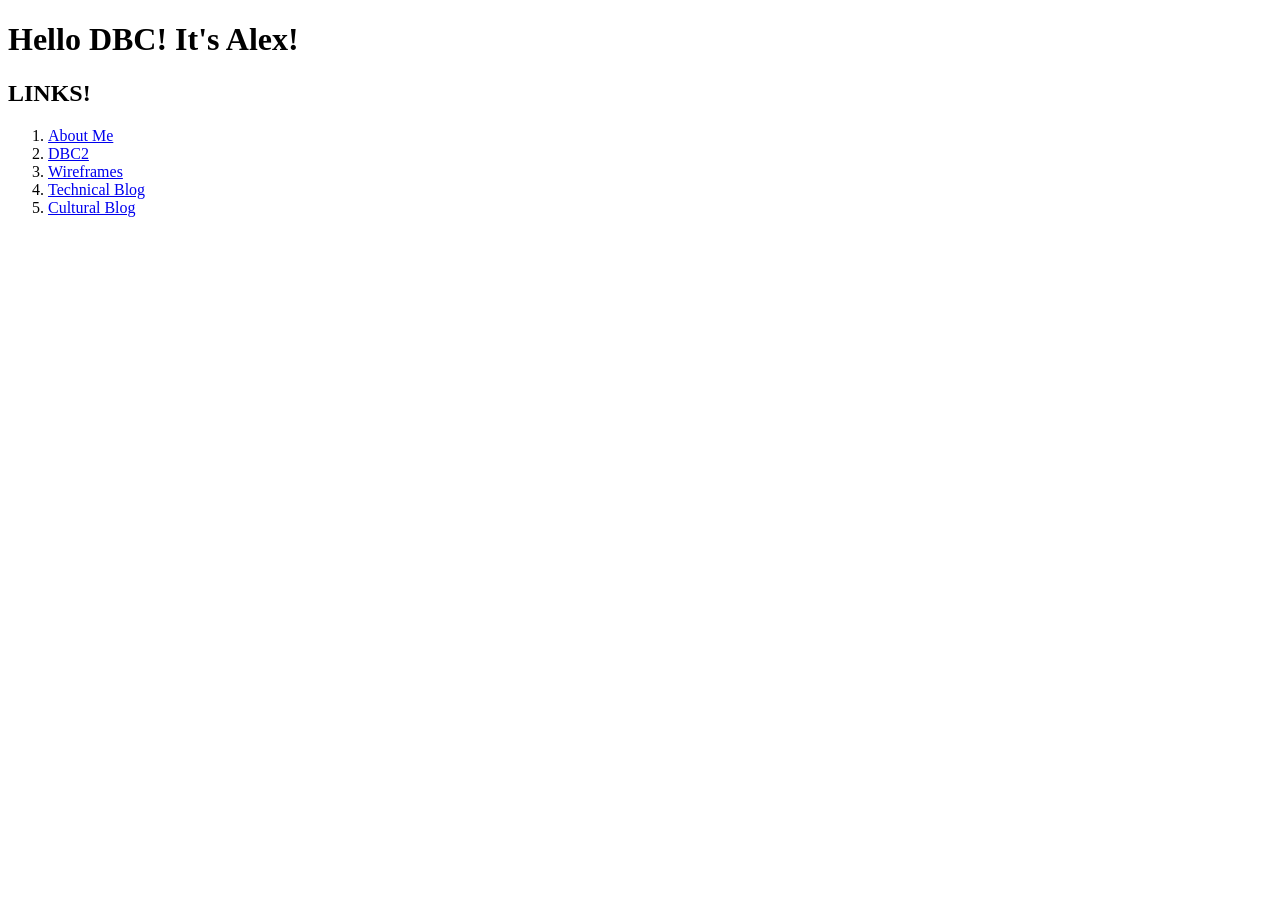
<file: index.html>
<!doctype html>
<head>
	<title>index</title>
</head>

<html>
	<body>
		<h1>Hello DBC! It's Alex!</h1>
			<h2>LINKS!</h2>
				<ol>
					<li><a href='http://awhit012.github.io/unit1_projects/dbc1.html'>About Me</a></li>
					<li><a href='http://awhit012.github.io/unit1_projects/dbc2.html'>DBC2</a></li>
					<li><a href='http://awhit012.github.io/unit1_projects/wireframe_sites.html'>Wireframes</a></li>
					<li><a href='http://awhit012.github.io/unit1_projects/week1_technical_blog.html'> Technical Blog </a></li>
					<li><a href='http://awhit012.github.io/unit1_projects/week1_cultural_blog.html'> Cultural Blog </a></li>
				</ol>
	</body>
</html>
</file>
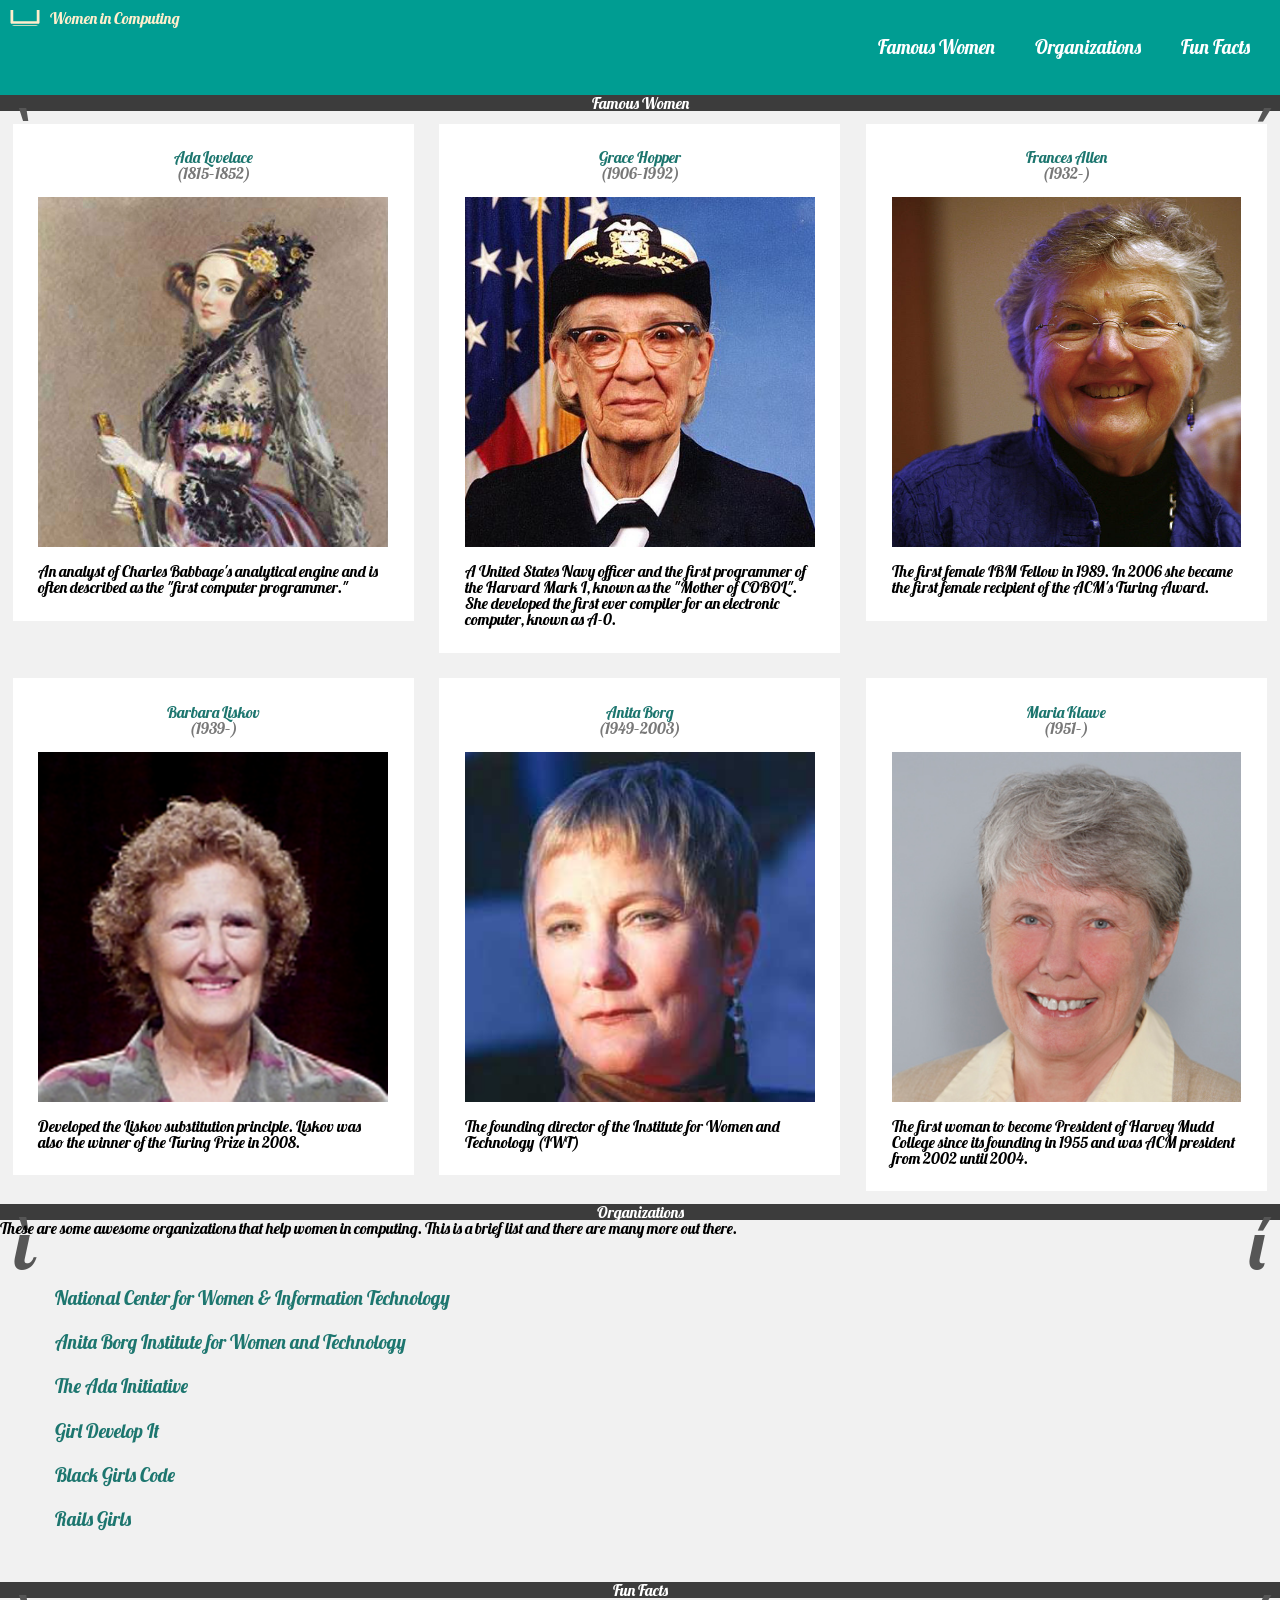
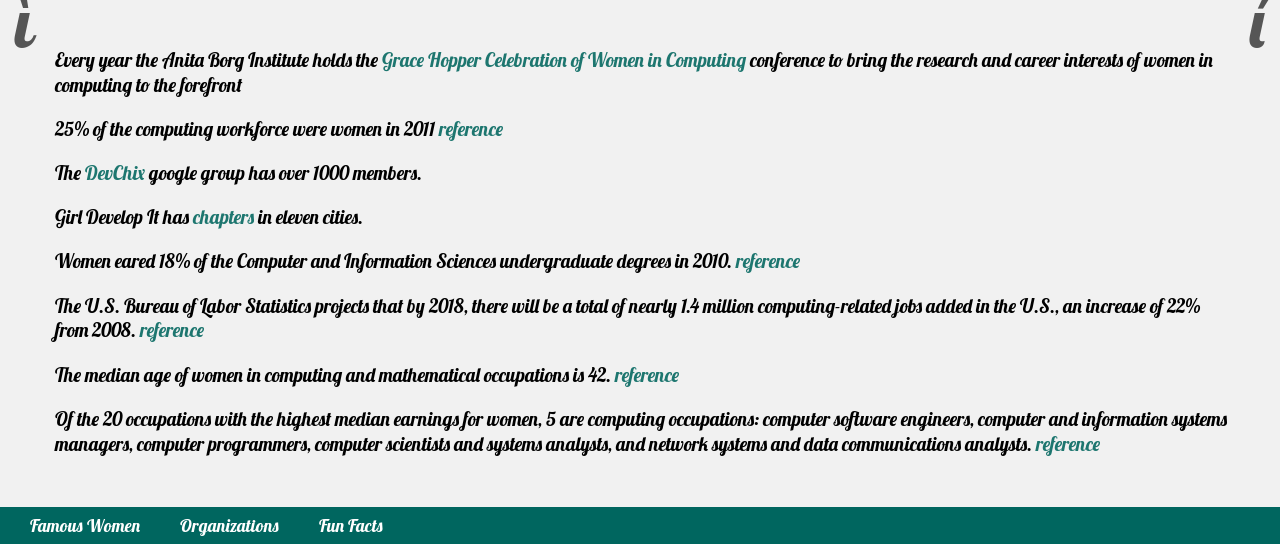
<file: unit1_projects/class1/practice/index.html>
<!DOCTYPE HTML PUBLIC "-//W3C//DTD HTML 4.01//EN" "http://www.w3.org/TR/html4/strict.dtd">
<html>
  <head>
    <title>Women in Computing</title>
    <meta http-equiv="Content-Type" content="text/html; charset=utf-8"/>
   <link rel="stylesheet" type="text/css" href="stylesheets/styles.css"> 
   <link rel="stylesheet" type="text/css" href="stylesheets/reset.css">
   <link href='http://fonts.googleapis.com/css?family=Lobster' rel='stylesheet' type='text/css'>
   <link href="http://netdna.bootstrapcdn.com/font-awesome/4.0.3/css/font-awesome.css" rel="stylesheet">
   <link rel="stylesheet" href="stylesheets/responsive.css" media="screen and (max-width: 900px)">
   <style>
      body {
        font-family: 'Lobster';
        font-size: 1em;
      }
    </style>

  </head>
    
  <body>
      <div id="header">
        <h1>Women in Computing</h1>
        <div class="nav">
          <ul>
            <li>
              <a href="#famous">Famous Women</a>
            </li>
            <li>
              <a href="#organizations">Organizations</a>
            </li>
            <li>
              <a href="#facts">Fun Facts</a>
            </li>
          </ul>
        </div>
      </div>

      <div id="main">
        <div id="famous">
          <a name="famous"></a>
          <h2>Famous Women</h2>
          <a class="jump up" href="#">&igrave;</a>
          <a class="jump down" href="#organizations">&iacute;</a>
          <div class ="wrapper">
            <div class = "woman">
              <h3>
                <a href="http://en.wikipedia.org/wiki/Ada_Lovelace">Ada Lovelace</a>
              </h3>

              <h4>(1815&ndash;1852)</h4>
              <img src="images/ada_lovelace.jpg" alt="Ada Lovelace" />
              <p>An analyst of Charles Babbage's analytical engine and is often
                described as the "first computer programmer."</p>
            </div>
            <div class = "woman">
              <h3>
                <a href="http://en.wikipedia.org/wiki/Grace_Hopper">Grace Hopper</a>
              </h3>
              <h4>(1906&ndash;1992)</h4>
              <img src="images/grace_hopper.jpg" alt ="Grace Hopper" />
              <p>A United States Navy officer and the first programmer of the
                Harvard Mark I, known as the "Mother of COBOL". She developed the
                first ever compiler for an electronic computer, known as A-0.</p>
            </div>
            <div class = "woman">
              <h3>
                <a href="http://en.wikipedia.org/wiki/Frances_E._Allen">Frances Allen</a>
              </h3>
              <h4>(1932&ndash;)</h4>
              <img src="images/frances_allen.jpg" alt="Frances Allen" />
              <p>The first female IBM Fellow in 1989. In 2006 she became the first
                female recipient of the ACM's Turing Award.</p>
            </div>
            <div class="break woman">
              <h3>
                <a href="http://en.wikipedia.org/wiki/Barbara_Liskov">Barbara Liskov</a>
              </h3>
              <h4>(1939&ndash;)</h4>
              <img src="images/barbara_liskov.png" alt="Barbara Liskov" />
              <p>Developed the Liskov substitution principle. Liskov was also the
                winner of the Turing Prize in 2008.</p>
            </div>
            <div class = "woman">
              <h3>
                <a href="http://en.wikipedia.org/wiki/Anita_Borg">Anita Borg</a>
              </h3>
              <h4>(1949&ndash;2003)</h4>
              <img src="images/anita_borg.jpg" alt="Anita Borg" />
              <p>The founding director of the Institute for Women and Technology
                (IWT)</p>
            </div>
            <div class = "woman">
              <h3>
                <a href="http://en.wikipedia.org/wiki/Maria_Klawe">Maria Klawe</a>
              </h3>
              <h4>(1951&ndash;)</h4>
              <img src="images/maria_klawe.jpg" alt="Maria Klawe" />
              <p>The first woman to become President of Harvey Mudd College since
                its founding in 1955 and was ACM president from 2002 until 2004.</p>
            </div>
          </div>
        </div>

        <div id="organizations">
          <a name="organizations"></a>
          <h2>Organizations</h2>
          <a class="jump up" href="#famous">&igrave;</a>
          <a class="jump down" href="#facts">&iacute;</a>
          <div class = "wrapper">
            <p>These are some awesome organizations that help women in computing.
              This is a brief list and there are many more out there.</p>

            <ul>
              <li>
                <a href="http://www.ncwit.org/">National Center for Women &amp; Information Technology</a>
                <img src="images/logos/ncwit.png" alt="National Center for Women &amp; Information Technology logo" />
              </li>
              <li>
                <a href="http://anitaborg.org/">Anita Borg Institute for Women and Technology</a>
                <img src="images/logos/anitaborg.gif" alt="Anita Borg Institute for Women and Technology logo" />
              </li>
              <li>
                <a href="http://adainitiative.org/">The Ada Initiative</a>
                <img src="images/logos/adainitiative.png" alt="The Ada Initiative logo" />
              </li>
              <li>
                <a href="http://girldevelopit.com/">Girl Develop It</a>
                <img src="images/logos/gdi.png" alt="Girl Develop It logo" />
              </li>
              <li>
                <a href="http://www.blackgirlscode.com/">Black Girls Code</a>
                <img src="images/logos/blackgirlscode.jpg" alt="Black Girls Code logo" />
              </li>
              <li>
                <a href="http://railsgirls.com/">Rails Girls</a>
                <img src="images/logos/railsgirls.png" alt="Rails Girls logo" />
              </li>
            </ul>
          </div>
        </div>

        <div id="facts">
          <a name="facts"></a>
          <h2>Fun Facts</h2>
          <a class="jump up" href="#organizations">&igrave;</a>
          <a class="jump down" href="#bottom">&iacute;</a>
          <div class = "wrapper">
            <ul>
              <li>Every year the Anita Borg Institute holds the
                <a href="http://anitaborg.org/initiatives/ghc/">Grace Hopper
                Celebration of Women in Computing</a> conference to bring the
                research and career interests of women in computing to the
                forefront</li>
              <li>25% of the computing workforce were women in 2011
                <a href="http://www.bls.gov/cps/cpsaat11.htm">reference</a></li>
              <li>The <a href="https://twitter.com/DevChix">DevChix</a> google group has over 1000 members.</li>
              <li>Girl Develop It has <a href="http://girldevelopit.com/chapters">chapters</a> in eleven cities.</li>
              <li>Women eared 18% of the Computer and Information Sciences
                undergraduate degrees in 2010. <a href="http://www.ncwit.org/sites/default/files/resources/2012bythenumbers_web.pdf">
                reference</a></li>
              <li>The U.S. Bureau of Labor Statistics projects that by 2018, there
                will be a total of nearly 1.4 million computing-related jobs added
                in the U.S., an increase of 22% from 2008.
                <a href="http://www.ncwit.org/sites/default/files/resources/scorecard2010_printversion_web.pdf">reference</a></li>
              <li>The median age of women in computing and mathematical occupations
                is 42. <a href="http://www.ncwit.org/blog/did-you-know-demographics-technical-women">reference</a></li>
              <li>Of the 20 occupations with the highest median earnings for women,
                5 are computing occupations: computer software engineers, computer
                and information systems managers, computer programmers, computer
                scientists and systems analysts, and network systems and data
                communications analysts. <a href="http://www.ncwit.org/blog/did-you-know-demographics-technical-women">reference</a></li>
            </ul>
            </div>
        </div>
      </div>
      <div id="footer">
        <div class="nav">
          <ul>
            <li>
              <a href="#">Famous Women</a>
            </li>
            <li>
              <a href="#">Organizations</a>
            </li>
            <li>
              <a href="#">Fun Facts</a>
            </li>
          </ul>
        </div>
      </div>
      <a name="bottom"></a>
  </body>
</html>
</file>
<file: unit1_projects/class1/practice/stylesheets/styles.css>
/* General Styles */
body {
  background-color: rgb(241, 241, 241);
  font-size: 1em;
  font-weight: 300;
  line-height: 1.2em;
  margin: 0px auto;
  min-width: 960px;
  width: 100%;
  font-family: 'Lobster', cursive;
}

p {
  margin: 1em;
}

a {
  color: #1D766F;
  text-decoration: none;
}

a:hover {
  color:black;
}

h1 {
  font-size: 2.2em;
  float: left;
  line-height: 75px;
}

h2 {
  background-color: rgb(60, 60, 60);
  color: #FFF;
  font-size: 2.4em;
  font-weight: 400;
  line-height: 80px;
  margin: 0 0 0.5em 0;
  text-align: center;
}

h3 {
  font-size: 1.4em;
  font-weight: 700;
  margin: 0 0 0.3em 0;
  text-align: center;
}

h4 {
  color: rgb(120, 120, 120);
  font-size: 1em;
  text-align: center;
}


/* Navigation */
.nav li {
  float: left;
}
.nav li a {
  color: #fff;
  margin: 0 10px;
  padding: 5px 10px;
  text-decoration: none;
}

.jump {
  color: #565656;
  font-size: 70px;
  line-height: 80px;
  position: absolute;
  text-decoration: none;
  top: 0;
}
.jump.up {
  left: 15px;
}
.jump.down {
  right: 15px;
}


/* Header */
#header {
  background-color: #009D92;
  padding: 10px;
}
#header h1 {
  color: #FFEECC;
  background: url('../images/icons/it.png') no-repeat 0 50%;
  padding-left: 40px;
}
#header .nav {
  float: right;
  font-size: 1.2em;
  margin-left: 20px;
}
#header .nav li {
  line-height: 75px;
}

#header:after {
  /* clearfix hack */
  content: "";
  display: table;
  clear: both;
}


/* Main */
#main div {
  margin-bottom: 1em;
  position: relative;
}
#main div.wrapper{
    width: 100%;
    max-width:1400px;
    margin: 0 auto;
}

#main section:after {
  /* clearfix hack */
  content: "";
  display: table;
  clear: both;
}


/* Famous Women */
#famous div.woman {
  background-color: white;
  float: left;
  min-height: 250px;
  margin: 1%;
  padding: 2%;
  width: 27.33%;
}

#famous div.break {
  clear: both;
}

#famous div img {
  display: block;
  margin: 1em auto;
  width: 100%;
}


/* Organizations */
#organizations {
  clear: both;
}

#organizations ul {
  margin: 50px;
  position: relative;
}
#organizations ul li {
  font-size: 1.2em;
  line-height: 1.3em;
  margin-bottom: 1em;
  padding-left: 5px;
  max-width: 50%;
}
#organizations img {
  position: absolute;
  right: 20px;
  top: 0;
  display: none;
  max-width: 40%;
}
#organizations li:hover img {
  display: block;
}

/* Fun Facts */
#facts ul {
  margin: 50px;
}
#facts ul li {
  font-size: 1.2em;
  line-height: 1.3em;
  margin-bottom: 1em;
  padding-left: 5px;
}



/* Footer */
#footer {
  background-color: #00665F;
}

#footer .nav {
  float: left;
  font-size: 1.1em;
  margin: 10px;
}

#footer:after {
  /* clearfix hack */
  content: "";
  display: table;
  clear: both;
}
</file>
<file: unit1_projects/class1/practice/stylesheets/responsive.css>
#famous div.woman {
	width: 47.5%;
	margin: 0;
	float: none;
}

#famous div.woman-second {

}
</file>
